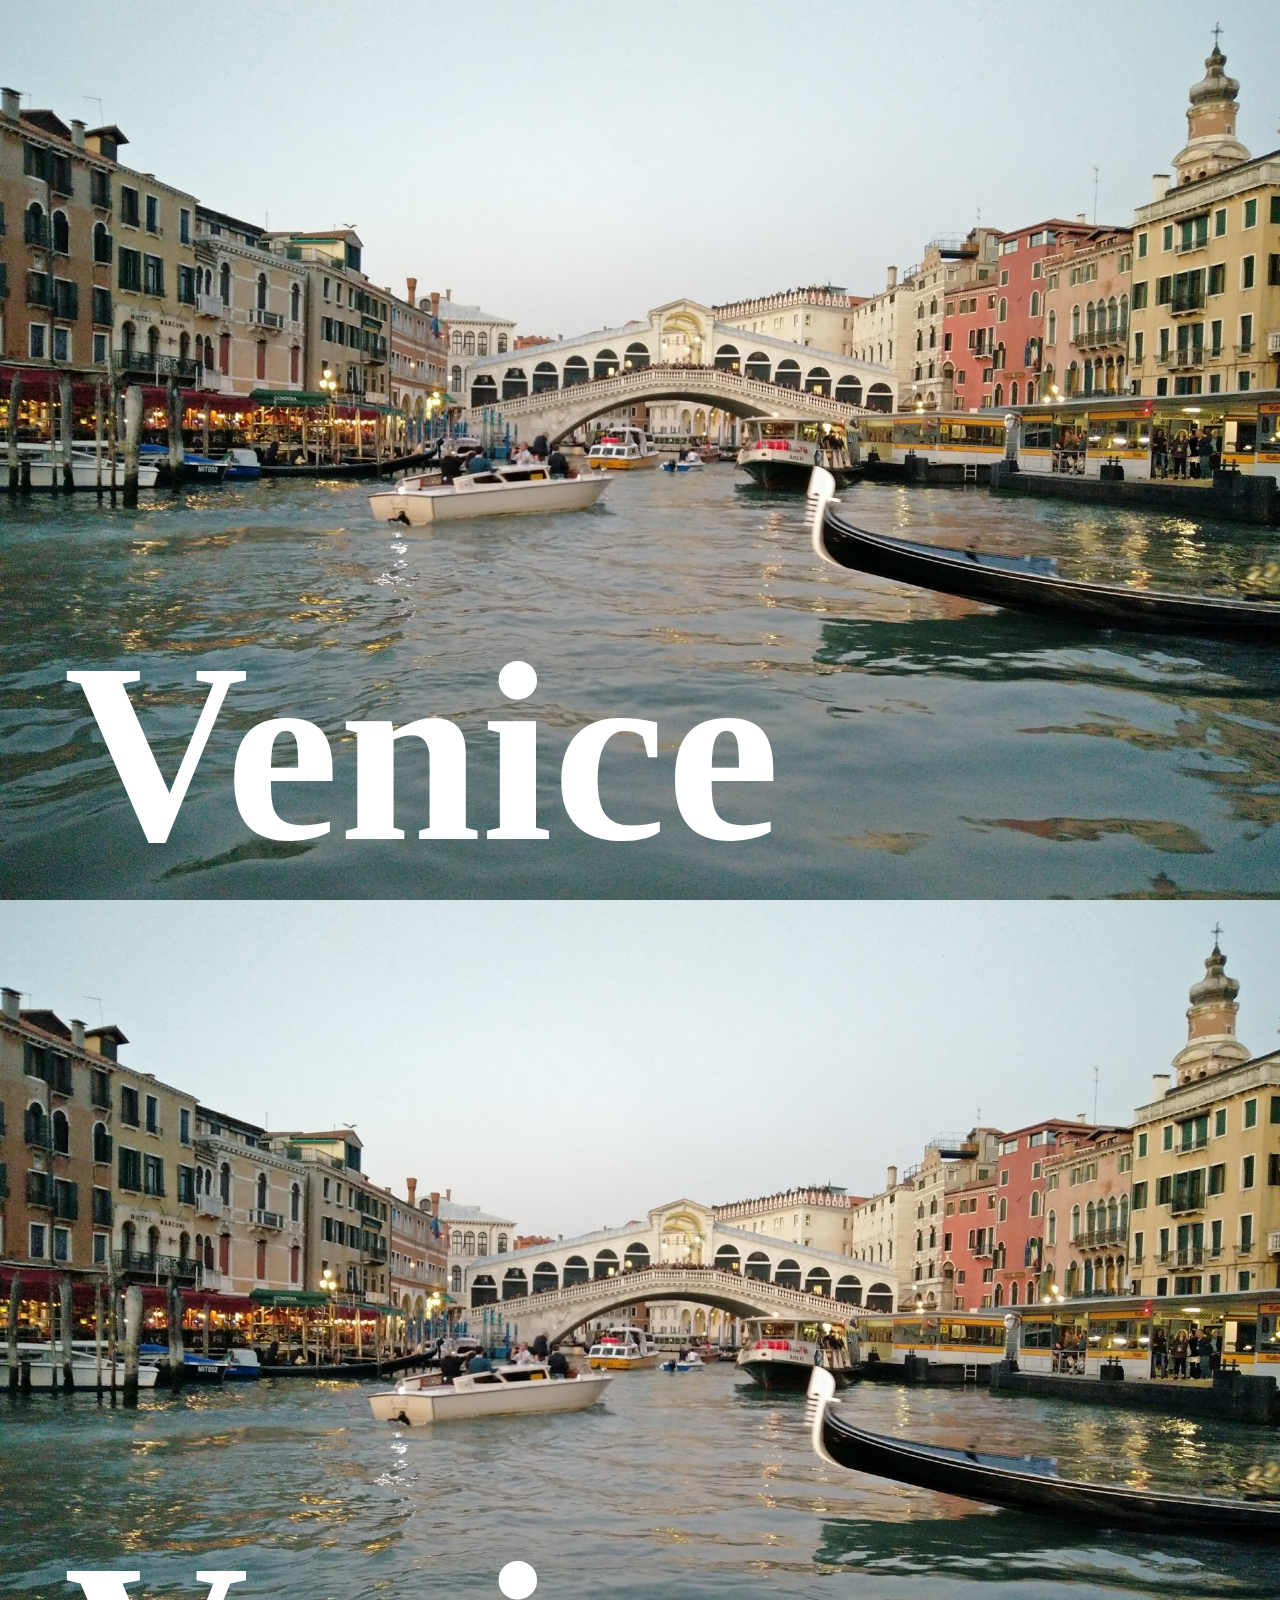
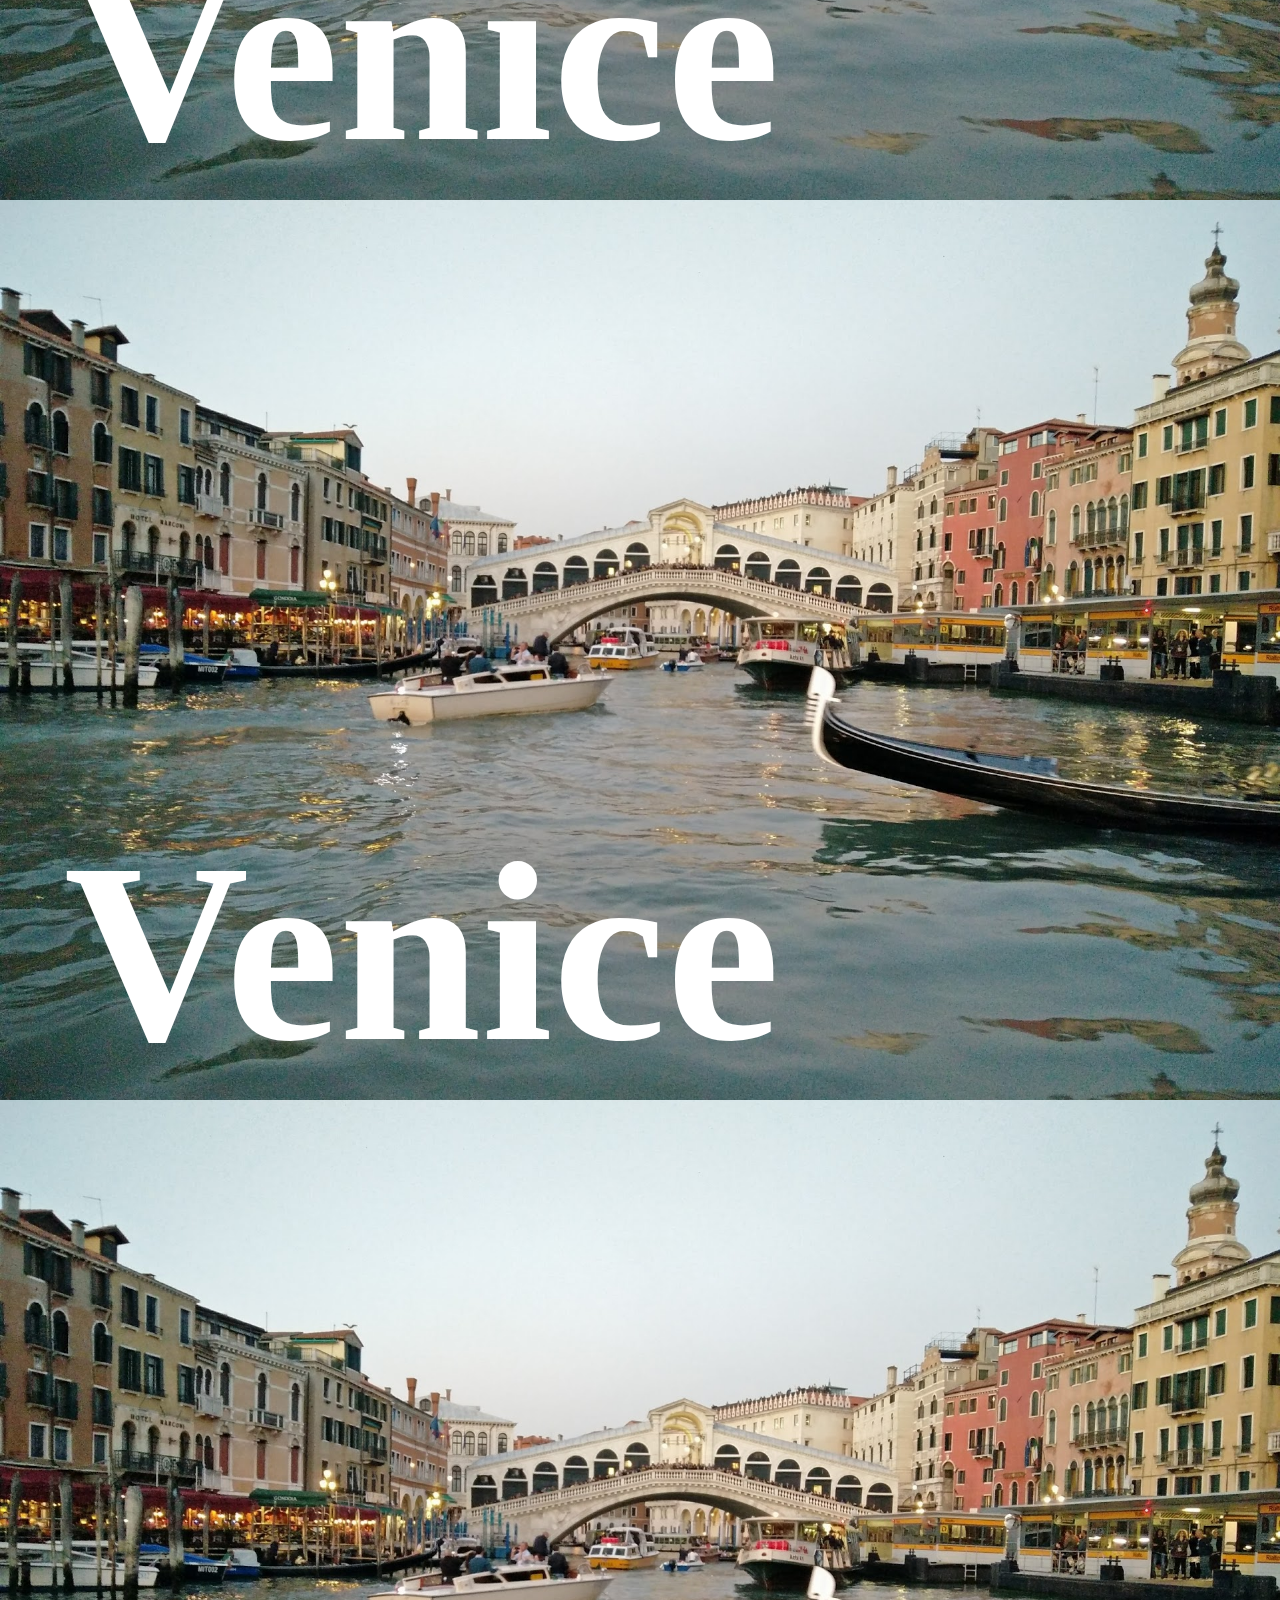
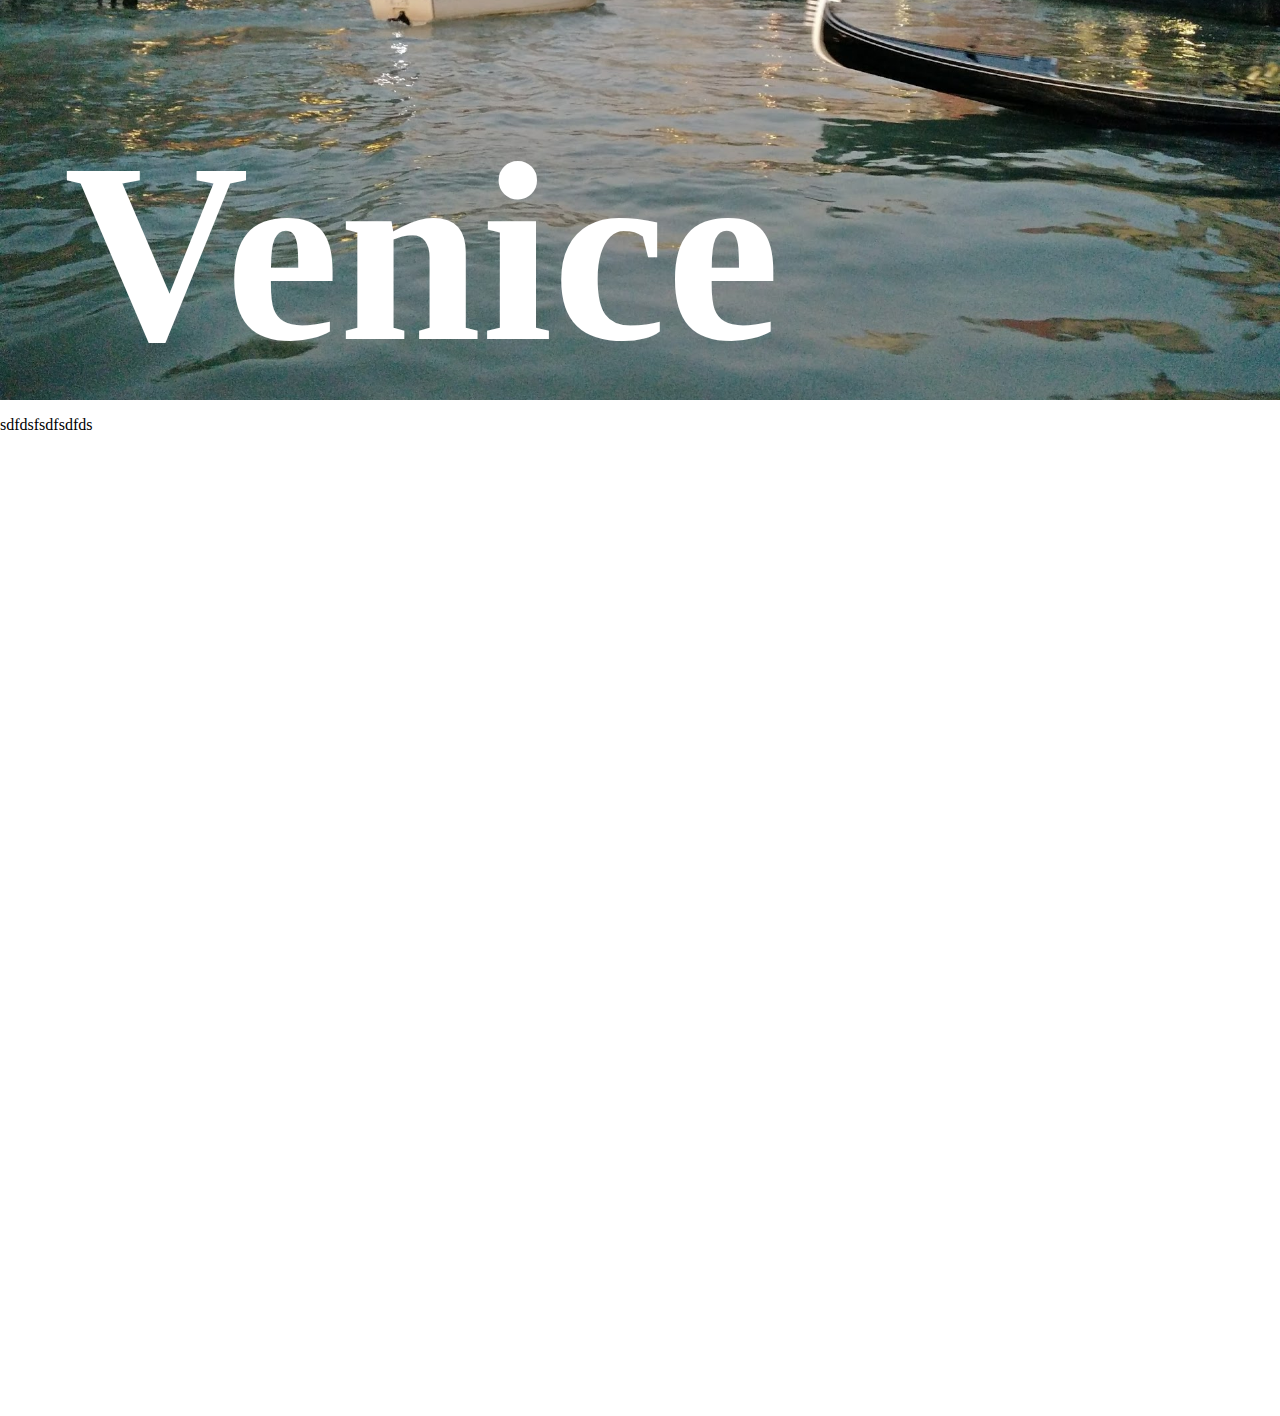
<file: venice.html>
<!DOCTYPE html>
<html lang="en">

<head>
    <meta charset="UTF-8">
    <meta name="viewport" content="width=device-width, initial-scale=1.0">
    <meta http-equiv="X-UA-Compatible" content="ie=edge">
    <link rel="stylesheet" href="styles.css?v=2">
    <link href="https://fonts.googleapis.com/css?family=Great+Vibes" rel="stylesheet">
    <title>venice</title>
</head>

<body>

    <div class="container">
        <section class="child header">
            <h1>Venice</h1>
        </section>
        <section class="child header">
            <h1>Venice</h1>
        </section>
        <section class="child header">
            <h1>Venice</h1>
        </section>
        <section class="child header">
            <h1>Venice</h1>
        </section>
        <section class="child main">
            <p>sdfdsfsdfsdfds</p>
        </section>
    </div>
</body>

</html>
</file>
<file: styles.css>
body {
    margin: 0;
    /* font-family: 'Great Vibes', cursive; */
    scroll-snap-type: y mandatory;
}

.container {
    scroll-snap-type: mandatory;
    scroll-snap-points-y: repeat(300px);
    scroll-snap-type: y mandatory;
}

.child {
    scroll-snap-align: start;
}

.header {
    height: 100vh; /* Fallback for browsers that do not support Custom Properties */
    height: calc(var(--vh, 1vh) * 100);
    background-image: url('./images/italy/venice/IMG_20171008_185121.jpg');
    background-repeat: no-repeat;
    background-size: cover;
    background-position: center;
    display: flex;
    justify-content: flex-start;
    align-items: flex-end;
}

/* .header:after {
    content: '';
    position: absolute;
    top: 0;
    right: 0;
    bottom: 0;
    left: 0;
    background-image: linear-gradient(to bottom right, #002f4b, #dc4225);
    opacity: .3;
} */

h1 {
    margin: 0;
    margin-left: 5%;
    font-size: 20vw;
    color: white;
}

.main {
    height: 1000px;
}
</file>
